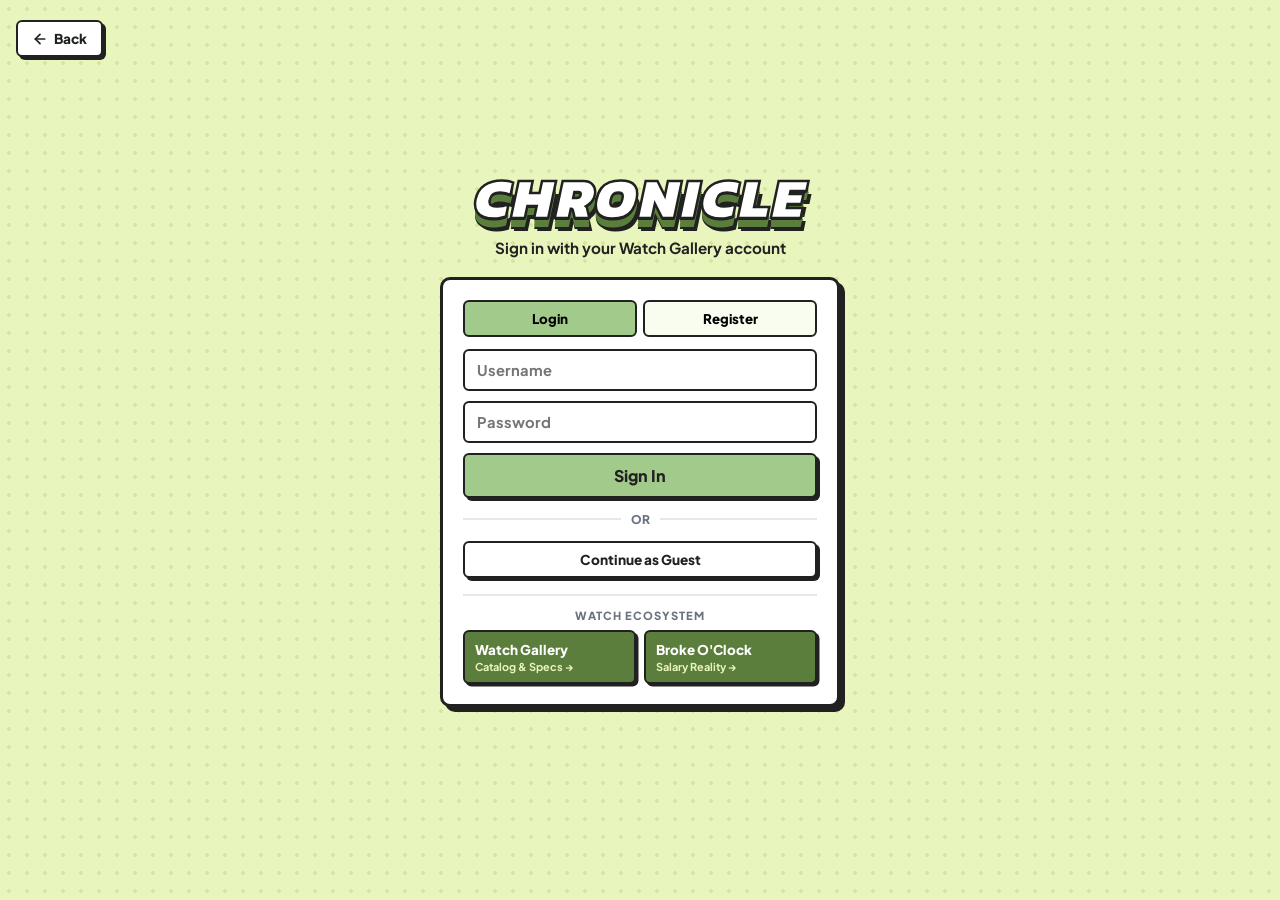
<file: login.html>
<!DOCTYPE html>
<html lang="en">
<head>
  <meta charset="UTF-8">
  <meta name="viewport" content="width=device-width, initial-scale=1.0">
  <title>Sign In — Chronicle</title>
  <link rel="preconnect" href="https://fonts.googleapis.com">
  <link rel="preconnect" href="https://fonts.gstatic.com" crossorigin>
  <link href="https://fonts.googleapis.com/css2?family=Kanit:ital,wght@1,900&family=Plus+Jakarta+Sans:ital,wght@0,600;0,700;0,800;1,800&display=swap" rel="stylesheet">
  <link rel="stylesheet" href="style.css">
</head>
<body>

  <!-- Top Back Button -->
  <div class="top-utility-bar left-aligned">
    <a href="index.html" class="pill-btn secondary nav-link-btn">
      <svg class="ui-icon" viewBox="0 0 24 24" fill="none" stroke="currentColor" stroke-width="2.6" stroke-linecap="round" stroke-linejoin="round"><path d="M19 12H5"/><path d="M12 19l-7-7 7-7"/></svg>
      <span>Back</span>
    </a>
  </div>

  <!-- Full Login View -->
  <main class="auth-page-view">
    <div class="auth-page-container">
      <h1 class="logo-title auth-logo">CHRONICLE</h1>
      <p class="sub-tagline auth-subtitle">Sign in with your Watch Gallery account</p>

      <div class="auth-card">
        <!-- Already Signed In State -->
        <div id="signedInState" style="display: none;">
          <div class="account-box">
            <div>
              <span class="spec-label">Signed in as</span>
              <h3 id="currentAccountName">username</h3>
            </div>
            <button type="button" class="danger-btn" id="signOutBtn">Sign Out</button>
          </div>
          <a href="index.html" class="modal-ack-btn full-width-link">Continue to Game</a>

          <!-- Ecosystem Switcher -->
          <div class="ecosystem-box">
            <span class="ecosystem-label">WATCH ECOSYSTEM</span>
            <div class="ecosystem-grid">
              <a href="https://watch-gallery-ph.vercel.app" target="_blank" rel="noopener noreferrer" class="ecosystem-link">
                <span class="ecosystem-name">Watch Gallery</span>
                <span class="ecosystem-desc">Catalog &amp; Specs &rarr;</span>
              </a>
              <a href="https://broke-oclock.vercel.app" target="_blank" rel="noopener noreferrer" class="ecosystem-link">
                <span class="ecosystem-name">Broke O'Clock</span>
                <span class="ecosystem-desc">Salary Reality &rarr;</span>
              </a>
            </div>
          </div>
        </div>

        <!-- Login / Register Form -->
        <div id="guestAuthState">
          <div class="auth-tabs">
            <button type="button" class="auth-tab active" data-tab="login">Login</button>
            <button type="button" class="auth-tab" data-tab="register">Register</button>
          </div>

          <form id="loginPageForm" class="auth-form">
            <input type="text" id="usernameInput" class="modal-input" placeholder="Username" required minlength="3" maxlength="20" autocomplete="username">
            <input type="password" id="passwordInput" class="modal-input" placeholder="Password" required minlength="4" maxlength="72" autocomplete="current-password">
            <button type="submit" class="modal-ack-btn" id="submitAuthBtn">Sign In</button>
          </form>

          <div class="auth-divider"><span>OR</span></div>

          <a href="index.html" class="pill-btn secondary full-width-link">Continue as Guest</a>

          <!-- Ecosystem Switcher -->
          <div class="ecosystem-box">
            <span class="ecosystem-label">WATCH ECOSYSTEM</span>
            <div class="ecosystem-grid">
              <a href="https://watch-gallery-ph.vercel.app" target="_blank" rel="noopener noreferrer" class="ecosystem-link">
                <span class="ecosystem-name">Watch Gallery</span>
                <span class="ecosystem-desc">Catalog &amp; Specs &rarr;</span>
              </a>
              <a href="https://broke-oclock.vercel.app" target="_blank" rel="noopener noreferrer" class="ecosystem-link">
                <span class="ecosystem-name">Broke O'Clock</span>
                <span class="ecosystem-desc">Salary Reality &rarr;</span>
              </a>
            </div>
          </div>
        </div>
      </div>
    </div>
  </main>

  <script>
    const API_BASE_URL = "https://watch-api-eight.vercel.app";
    const API_KEY = "chronicle-api-002";

    const USERNAME_REGEX = /^[a-zA-Z0-9_]{3,20}$/;
    const PASSWORD_REGEX = /^(?=.*[A-Za-z])(?=.*\d).{8,}$/;

    let authMode = "login";
    let currentUser = JSON.parse(localStorage.getItem("chronicle_user") || "null");

    const signedInState = document.getElementById("signedInState");
    const guestAuthState = document.getElementById("guestAuthState");
    const currentAccountName = document.getElementById("currentAccountName");
    const signOutBtn = document.getElementById("signOutBtn");
    const authTabs = document.querySelectorAll(".auth-tab");
    const loginPageForm = document.getElementById("loginPageForm");
    const passwordInput = document.getElementById("passwordInput");
    const submitAuthBtn = document.getElementById("submitAuthBtn");

    function showToast(text) {
      const existing = document.querySelector(".toast-msg");
      if (existing) existing.remove();
      const toast = document.createElement("div");
      toast.className = "toast-msg";
      toast.innerText = text;
      document.body.appendChild(toast);
      setTimeout(() => toast.remove(), 2500);
    }

    function parseApiError(data, status) {
      if (status === 429) {
        return "Too many attempts. Please wait a minute and try again.";
      }
      if (data && Array.isArray(data.detail) && data.detail.length > 0) {
        const msg = data.detail[0].msg || "Invalid input.";
        return msg.replace(/^Value error,\s*/i, "");
      }
      if (data && typeof data.detail === "string") {
        return data.detail;
      }
      return "Authentication failed.";
    }

    function renderAuthState() {
      if (currentUser) {
        signedInState.style.display = "flex";
        signedInState.style.flexDirection = "column";
        signedInState.style.gap = "12px";
        guestAuthState.style.display = "none";
        currentAccountName.innerText = `@${currentUser.username}`;
      } else {
        signedInState.style.display = "none";
        guestAuthState.style.display = "flex";
        guestAuthState.style.flexDirection = "column";
        guestAuthState.style.gap = "12px";
      }
    }

    authTabs.forEach((tab) => {
      tab.addEventListener("click", () => {
        authTabs.forEach((t) => t.classList.remove("active"));
        tab.classList.add("active");
        authMode = tab.dataset.tab;
        passwordInput.autocomplete = authMode === "login" ? "current-password" : "new-password";
        submitAuthBtn.innerText = authMode === "login" ? "Sign In" : "Create Account";
      });
    });

    loginPageForm.addEventListener("submit", async (e) => {
      e.preventDefault();
      const username = document.getElementById("usernameInput").value.trim();
      const password = passwordInput.value;

      if (!USERNAME_REGEX.test(username)) {
        showToast("Username must be 3-20 chars (letters, numbers, underscores).");
        return;
      }

      if (authMode === "register" && !PASSWORD_REGEX.test(password)) {
        showToast("Password must be 8+ chars with at least 1 letter and 1 number.");
        return;
      }

      const endpoint = authMode === "login" ? "/api/v1/auth/login" : "/api/v1/auth/register";

      submitAuthBtn.disabled = true;
      try {
        const res = await fetch(`${API_BASE_URL}${endpoint}`, {
          method: "POST",
          headers: { "x-api-key": API_KEY, "Content-Type": "application/json" },
          body: JSON.stringify({ username, password })
        });
        const data = await res.json();
        if (!res.ok) {
          showToast(parseApiError(data, res.status));
          submitAuthBtn.disabled = false;
          return;
        }
        localStorage.setItem("chronicle_user", JSON.stringify(data.user));
        window.location.href = "index.html";
      } catch {
        showToast("Connection error.");
        submitAuthBtn.disabled = false;
      }
    });

    signOutBtn.addEventListener("click", () => {
      localStorage.removeItem("chronicle_user");
      currentUser = null;
      renderAuthState();
      showToast("Signed out.");
    });

    renderAuthState();
  </script>
</body>
</html>
</file>
<file: style.css>
* {
  box-sizing: border-box;
  margin: 0;
  padding: 0;
}

body {
  background-color: #E8F5BD;
  background-image: radial-gradient(#d6e6a1 1.6px, transparent 1.6px);
  background-size: 18px 18px;
  color: #212121;
  font-family: 'Plus Jakarta Sans', sans-serif;
  min-height: 100vh;
  display: flex;
  justify-content: center;
  align-items: flex-start;
  position: relative;
  padding: 24px 12px 40px;
}

/* Shared SVG Icon Sizing */
.ui-icon {
  width: 16px;
  height: 16px;
  flex-shrink: 0;
  display: block;
}

.nav-link-btn {
  text-decoration: none;
  display: inline-flex;
  align-items: center;
  justify-content: center;
  gap: 6px;
}

/* Landing top utility bar */
.top-utility-bar {
  position: absolute;
  top: 20px;
  right: 16px;
  display: flex;
  align-items: center;
  gap: 8px;
  z-index: 15;
}

.top-utility-bar.left-aligned {
  right: auto;
  left: 16px;
}

.pill-btn {
  background: #A2CB8B;
  color: #212121;
  border: 2.5px solid #212121;
  box-shadow: 3px 3px 0px #212121;
  border-radius: 6px;
  padding: 8px 14px;
  font-size: 0.85rem;
  font-weight: 800;
  font-family: inherit;
  cursor: pointer;
  display: inline-flex;
  align-items: center;
  justify-content: center;
  gap: 6px;
  transition: transform 0.08s ease, box-shadow 0.08s ease;
  user-select: none;
}

.pill-btn.secondary {
  background: #ffffff;
}

.pill-btn:active {
  transform: translate(2px, 2px);
  box-shadow: 1px 1px 0px #212121;
}

/* Help button */
.help-btn {
  width: 40px;
  height: 40px;
  border-radius: 50%;
  background: #C44545;
  color: #ffffff;
  border: 3px solid #212121;
  box-shadow: 3px 3px 0px #212121;
  font-size: 1.15rem;
  font-weight: 800;
  cursor: pointer;
  display: flex;
  align-items: center;
  justify-content: center;
  transition: transform 0.08s ease, box-shadow 0.08s ease;
  user-select: none;
}

.help-btn:hover {
  background: #b53838;
}

.help-btn:active {
  transform: translate(2px, 2px);
  box-shadow: 1px 1px 0px #212121;
}

/* Landing layout */
.landing-view {
  width: 100%;
  min-height: calc(100vh - 70px);
  display: flex;
  justify-content: center;
  align-items: center;
}

.landing-content {
  text-align: center;
  display: flex;
  flex-direction: column;
  align-items: center;
  width: 100%;
}

/* Logo */
.logo-title {
  font-family: 'Kanit', sans-serif;
  font-weight: 900;
  font-style: italic;
  font-size: clamp(2.6rem, 12vw, 5.6rem);
  letter-spacing: 2px;
  color: #ffffff;
  -webkit-text-stroke: 2.5px #212121;
  text-shadow: 
    0px 2px 0px #212121,
    0px 4px 0px #5B7E3C,
    0px 7px 0px #5B7E3C,
    0px 9px 0px #5B7E3C,
    0px 11px 0px #212121,
    3px 13px 0px #212121;
  margin-bottom: 16px;
  user-select: none;
  line-height: 0.95;
  word-break: break-word;
}

.tagline {
  font-size: clamp(1rem, 4vw, 1.4rem);
  font-weight: 800;
  font-style: italic;
  color: #212121;
  margin-bottom: 6px;
}

.sub-tagline {
  font-size: clamp(0.9rem, 3.5vw, 1.15rem);
  font-weight: 700;
  color: #212121;
  margin-bottom: 28px;
}

.landing-cta-group {
  display: flex;
  gap: 12px;
  flex-wrap: wrap;
  justify-content: center;
}

/* Play button */
.play-btn {
  background: #A2CB8B;
  color: #212121;
  border: 3.5px solid #212121;
  box-shadow: 4px 4px 0px #212121;
  border-radius: 8px;
  padding: 12px 38px;
  font-size: 1.25rem;
  font-weight: 800;
  font-family: inherit;
  cursor: pointer;
  transition: transform 0.08s ease, box-shadow 0.08s ease;
  user-select: none;
}

.play-btn.classic-cta {
  background: #ffffff;
}

.play-btn:hover {
  filter: brightness(0.96);
}

.play-btn:active {
  transform: translate(2px, 2px);
  box-shadow: 2px 2px 0px #212121;
}

/* Full Login Page (login.html) */
.auth-page-view {
  width: 100%;
  min-height: calc(100vh - 70px);
  display: flex;
  justify-content: center;
  align-items: center;
}

.auth-page-container {
  width: 100%;
  max-width: 400px;
  display: flex;
  flex-direction: column;
  align-items: center;
  text-align: center;
}

.logo-title.auth-logo {
  font-size: clamp(2.3rem, 9vw, 3.6rem);
  margin-bottom: 12px;
}

.sub-tagline.auth-subtitle {
  margin-bottom: 20px;
  font-size: 0.95rem;
}

.auth-card {
  width: 100%;
  background: #ffffff;
  border: 3.5px solid #212121;
  box-shadow: 5px 5px 0px #212121;
  border-radius: 10px;
  padding: 20px;
  text-align: left;
}

.auth-divider {
  display: flex;
  align-items: center;
  text-align: center;
  color: #6b7280;
  font-size: 0.75rem;
  font-weight: 800;
  margin: 2px 0;
}

.auth-divider::before,
.auth-divider::after {
  content: "";
  flex: 1;
  border-bottom: 2px solid #e5e7eb;
}

.auth-divider span {
  padding: 0 10px;
}

.full-width-link {
  width: 100%;
  text-decoration: none;
  text-align: center;
  display: block;
}

/* Ecosystem switcher */
.ecosystem-box {
  margin-top: 4px;
  padding-top: 12px;
  border-top: 2px solid #e5e7eb;
  display: flex;
  flex-direction: column;
  gap: 8px;
}

.ecosystem-label {
  font-size: 0.7rem;
  font-weight: 800;
  letter-spacing: 1px;
  color: #6b7280;
  text-align: center;
}

.ecosystem-grid {
  display: grid;
  grid-template-columns: 1fr 1fr;
  gap: 8px;
}

.ecosystem-link {
  background: #5B7E3C;
  color: #ffffff;
  border: 2.5px solid #212121;
  box-shadow: 2.5px 2.5px 0px #212121;
  border-radius: 6px;
  padding: 9px 10px;
  text-decoration: none;
  display: flex;
  flex-direction: column;
  gap: 2px;
  transition: transform 0.08s ease, box-shadow 0.08s ease, background-color 0.15s ease;
}

.ecosystem-link:hover {
  background: #4e6e32;
}

.ecosystem-link:active {
  transform: translate(2px, 2px);
  box-shadow: 1px 1px 0px #212121;
}

.ecosystem-name {
  font-size: 0.84rem;
  font-weight: 800;
  color: #ffffff;
}

.ecosystem-desc {
  font-size: 0.68rem;
  font-weight: 700;
  color: #E8F5BD;
}

/* Modals */
.modal-overlay {
  position: fixed;
  inset: 0;
  background: rgba(33, 33, 33, 0.55);
  display: none;
  justify-content: center;
  align-items: center;
  padding: 16px;
  z-index: 60;
}

.modal-overlay.open {
  display: flex;
}

.modal-card {
  background: #ffffff;
  border: 3px solid #212121;
  box-shadow: 5px 5px 0px #212121;
  border-radius: 8px;
  padding: 20px;
  max-width: 400px;
  width: 100%;
  display: flex;
  flex-direction: column;
  gap: 14px;
  max-height: 90vh;
  overflow-y: auto;
}

.modal-card.wide-modal {
  max-width: 460px;
}

.modal-header {
  display: flex;
  justify-content: space-between;
  align-items: center;
}

.modal-title {
  font-size: 1.25rem;
  font-weight: 800;
}

.modal-close {
  background: transparent;
  border: none;
  font-size: 1.6rem;
  line-height: 1;
  font-weight: 800;
  color: #212121;
  cursor: pointer;
}

.modal-text {
  font-size: 0.88rem;
  font-weight: 600;
  line-height: 1.4;
  color: #212121;
  text-align: center;
}

/* Centered Compact How to Play Tabs & Fixed-Height Scrollable Pages */
.mode-toggle.help-tabs {
  width: fit-content;
  margin: 0 auto;
  display: flex;
  justify-content: center;
}

.help-tabs .mode-btn {
  padding: 0 14px;
}

.help-page {
  display: none;
  flex-direction: column;
  gap: 10px;
  height: 235px;
  overflow-y: auto;
  padding-right: 4px;
}

.help-page.active {
  display: flex;
}

.legend-box {
  background: #F9FDF0;
  border: 2px solid #212121;
  border-radius: 6px;
  padding: 10px 12px;
  display: flex;
  flex-direction: column;
  gap: 8px;
  font-size: 0.84rem;
}

.legend-row {
  display: flex;
  align-items: center;
  gap: 8px;
}

.rule-card {
  background: #F9FDF0;
  border: 2px solid #212121;
  border-radius: 6px;
  padding: 10px 12px;
  display: flex;
  flex-direction: column;
  gap: 3px;
  flex-shrink: 0;
}

.rule-card-head {
  display: flex;
  justify-content: space-between;
  align-items: center;
  font-size: 0.86rem;
  font-weight: 800;
  color: #212121;
}

.rule-tag {
  background: #A2CB8B;
  border: 1.5px solid #212121;
  border-radius: 4px;
  padding: 2px 7px;
  font-size: 0.72rem;
  font-weight: 800;
}

.rule-tag.accent {
  background: #5B7E3C;
  color: #ffffff;
}

.rule-card-desc {
  font-size: 0.8rem;
  font-weight: 600;
  color: #4b5563;
  line-height: 1.35;
}

.chip {
  width: 16px;
  height: 16px;
  border-radius: 3px;
  border: 2px solid #212121;
  flex-shrink: 0;
}

.chip-green { background-color: #5B7E3C; }
.chip-yellow { background-color: #f59e0b; }
.chip-grey { background-color: #9ca3af; }

.modal-ack-btn {
  background: #A2CB8B;
  color: #212121;
  border: 2.5px solid #212121;
  box-shadow: 3px 3px 0px #212121;
  border-radius: 6px;
  padding: 10px;
  font-size: 1rem;
  font-weight: 800;
  font-family: inherit;
  cursor: pointer;
}

.modal-ack-btn:active {
  transform: translate(2px, 2px);
  box-shadow: 1px 1px 0px #212121;
}

/* Account Form Elements */
.auth-form {
  display: flex;
  flex-direction: column;
  gap: 10px;
}

.auth-tabs {
  display: grid;
  grid-template-columns: 1fr 1fr;
  gap: 6px;
}

.auth-tab {
  background: #F9FDF0;
  border: 2px solid #212121;
  border-radius: 6px;
  padding: 8px;
  font-weight: 800;
  font-family: inherit;
  cursor: pointer;
}

.auth-tab.active {
  background: #A2CB8B;
}

.modal-input {
  background: #ffffff;
  border: 2.5px solid #212121;
  border-radius: 6px;
  padding: 10px 12px;
  font-size: 0.92rem;
  font-weight: 700;
  font-family: inherit;
  outline: none;
}

.account-box {
  background: #F9FDF0;
  border: 2px solid #212121;
  border-radius: 6px;
  padding: 12px;
  display: flex;
  justify-content: space-between;
  align-items: center;
}

.danger-btn {
  background: #C44545;
  color: #ffffff;
  border: 2px solid #212121;
  box-shadow: 2px 2px 0px #212121;
  border-radius: 6px;
  padding: 6px 12px;
  font-weight: 800;
  font-family: inherit;
  cursor: pointer;
}

/* Leaderboard & Statistics Lists */
.mode-toggle.full-width-toggle {
  width: 100%;
  display: grid;
  grid-template-columns: 1fr 1fr;
}

.stats-summary-grid {
  display: grid;
  grid-template-columns: repeat(4, 1fr);
  gap: 6px;
}

.stat-box {
  background: #F9FDF0;
  border: 2px solid #212121;
  border-radius: 6px;
  padding: 8px 4px;
  text-align: center;
  display: flex;
  flex-direction: column;
}

.stat-num {
  font-size: 1.05rem;
  font-weight: 800;
  color: #5B7E3C;
}

.leaderboard-list,
.history-list {
  display: flex;
  flex-direction: column;
  gap: 8px;
  max-height: 300px;
  overflow-y: auto;
}

.list-row-card {
  background: #F9FDF0;
  border: 2px solid #212121;
  border-radius: 6px;
  padding: 9px 12px;
  display: flex;
  justify-content: space-between;
  align-items: center;
  gap: 8px;
  font-size: 0.84rem;
}

/* Top 3 Leaderboard Podium */
.list-row-card.rank-1 {
  background: #F6D97A;
  box-shadow: 2.5px 2.5px 0px #212121;
}

.list-row-card.rank-2 {
  background: #E4EAE6;
  box-shadow: 2px 2px 0px #212121;
}

.list-row-card.rank-3 {
  background: #EBC39E;
  box-shadow: 2px 2px 0px #212121;
}

.rank-badge {
  display: inline-block;
  padding: 1px 6px;
  margin-right: 4px;
  border: 1.5px solid #212121;
  border-radius: 4px;
  font-size: 0.72rem;
  font-weight: 800;
  background: #ffffff;
  color: #212121;
}

.rank-1 .rank-badge { background: #E5B83B; }
.rank-2 .rank-badge { background: #C5D0C9; }
.rank-3 .rank-badge { background: #D49A6A; }

.list-row-main {
  display: flex;
  flex-direction: column;
  gap: 2px;
}

.list-row-title {
  font-weight: 800;
  color: #212121;
}

.list-row-sub {
  font-size: 0.74rem;
  font-weight: 700;
  color: #4b5563;
}

.badge-pill {
  padding: 4px 8px;
  border-radius: 5px;
  border: 1.5px solid #212121;
  font-size: 0.74rem;
  font-weight: 800;
  white-space: nowrap;
}

.badge-pill.won {
  background: #5B7E3C;
  color: #ffffff;
}

.badge-pill.lost {
  background: #C44545;
  color: #ffffff;
}

.empty-state-text {
  text-align: center;
  font-size: 0.85rem;
  font-weight: 700;
  color: #6b7280;
  padding: 16px 8px;
}

/* Silhouette modal */
.silhouette-card {
  max-width: 320px;
  align-items: center;
}

.silhouette-header {
  justify-content: center;
  width: 100%;
}

.silhouette-display {
  width: 100%;
  height: 200px;
  background: #F9FDF0;
  border: 2.5px solid #212121;
  border-radius: 6px;
  display: flex;
  align-items: center;
  justify-content: center;
  padding: 10px;
}

.silhouette-img {
  max-width: 100%;
  max-height: 180px;
  object-fit: contain;
  filter: brightness(0) contrast(200%);
  user-select: none;
}

/* End Game Card (Fixed Height & Scrollable Reveal Body) */
.result-card {
  max-width: 360px;
  height: 440px;
  max-height: 85vh;
  text-align: center;
  overflow: hidden;
  display: flex;
  flex-direction: column;
}

.result-header {
  justify-content: center;
  flex-shrink: 0;
}

.result-card .modal-text {
  flex-shrink: 0;
}

.earned-pts-badge {
  align-self: center;
  flex-shrink: 0;
  background: #5B7E3C;
  color: #ffffff;
  border: 2px solid #212121;
  box-shadow: 2px 2px 0px #212121;
  border-radius: 6px;
  padding: 4px 12px;
  font-size: 0.88rem;
  font-weight: 800;
}

.reveal-card {
  background: #F9FDF0;
  border: 2.5px solid #212121;
  border-radius: 8px;
  flex: 1;
  min-height: 0;
  overflow-y: auto;
  display: flex;
  flex-direction: column;
}

.reveal-image-wrapper {
  width: 100%;
  height: 150px;
  flex-shrink: 0;
  background: #ffffff;
  border-bottom: 2px solid #212121;
  display: flex;
  align-items: center;
  justify-content: center;
  padding: 8px;
}

.reveal-watch-img {
  max-width: 100%;
  max-height: 100%;
  object-fit: contain;
}

.reveal-info {
  padding: 12px;
  display: flex;
  flex-direction: column;
  gap: 4px;
}

.reveal-brand {
  font-size: 0.75rem;
  font-weight: 800;
  color: #5B7E3C;
  letter-spacing: 1px;
  text-transform: uppercase;
}

.reveal-model {
  font-size: 1.1rem;
  font-weight: 800;
  color: #212121;
}

.reveal-nickname {
  font-size: 0.85rem;
  font-weight: 700;
  font-style: italic;
  color: #6b7280;
  margin-bottom: 6px;
}

.reveal-specs-grid {
  display: grid;
  grid-template-columns: repeat(2, 1fr);
  gap: 6px;
  border-top: 1.5px solid #e5e7eb;
  padding-top: 8px;
}

.spec-item {
  display: flex;
  flex-direction: column;
  text-align: left;
  background: #ffffff;
  border: 1.5px solid #212121;
  border-radius: 4px;
  padding: 4px 6px;
}

.spec-label {
  font-size: 0.65rem;
  font-weight: 700;
  color: #6b7280;
  text-transform: uppercase;
}

.spec-val {
  font-size: 0.8rem;
  font-weight: 800;
  color: #212121;
}

.play-again-btn {
  background: #A2CB8B;
  color: #212121;
  border: 2.5px solid #212121;
  box-shadow: 3px 3px 0px #212121;
  border-radius: 6px;
  padding: 10px;
  font-size: 1.1rem;
  font-weight: 800;
  font-family: inherit;
  cursor: pointer;
  flex-shrink: 0;
}

.play-again-btn:active {
  transform: translate(2px, 2px);
  box-shadow: 1px 1px 0px #212121;
}

/* Toast message */
.toast-msg {
  position: fixed;
  bottom: 20px;
  left: 50%;
  transform: translateX(-50%);
  background: #212121;
  color: #ffffff;
  font-size: 0.85rem;
  font-weight: 700;
  padding: 8px 16px;
  border-radius: 6px;
  box-shadow: 3px 3px 0px rgba(0, 0, 0, 0.2);
  z-index: 100;
  white-space: nowrap;
  animation: fadeInOut 2.2s forwards;
}

@keyframes fadeInOut {
  0% { opacity: 0; transform: translate(-50%, 10px); }
  15% { opacity: 1; transform: translate(-50%, 0); }
  85% { opacity: 1; transform: translate(-50%, 0); }
  100% { opacity: 0; transform: translate(-50%, -10px); }
}

/* Game view */
.game-view {
  width: 100%;
  max-width: 900px;
  display: flex;
  flex-direction: column;
  align-items: center;
  gap: 16px;
}

.game-header {
  width: 100%;
  display: flex;
  align-items: center;
  justify-content: space-between;
  padding-bottom: 12px;
  border-bottom: 3px solid #212121;
  gap: 8px;
}

.header-left {
  display: flex;
  align-items: center;
  gap: 10px;
}

.nav-logo-btn {
  background: transparent;
  border: none;
  cursor: pointer;
  padding: 0;
  display: flex;
  align-items: center;
}

.logo-mini {
  font-family: 'Kanit', sans-serif;
  font-weight: 900;
  font-style: italic;
  font-size: 1.95rem;
  letter-spacing: 1px;
  color: #ffffff;
  -webkit-text-stroke: 1.5px #212121;
  text-shadow: 
    0px 1px 0px #212121,
    0px 3px 0px #5B7E3C,
    0px 4px 0px #212121;
  user-select: none;
  line-height: 1;
}

.header-right {
  display: flex;
  align-items: center;
  gap: 8px;
}

/* Taller, uniform 38px header controls */
.mode-toggle {
  display: flex;
  align-items: center;
  height: 38px;
  background: #ffffff;
  border: 2.5px solid #212121;
  box-shadow: 2.5px 2.5px 0px #212121;
  border-radius: 6px;
  padding: 2.5px;
  gap: 2px;
}

.mode-btn {
  border: none;
  background: transparent;
  height: 100%;
  padding: 0 11px;
  font-size: 0.82rem;
  font-weight: 800;
  color: #212121;
  cursor: pointer;
  border-radius: 4px;
  font-family: inherit;
  display: inline-flex;
  align-items: center;
  justify-content: center;
}

.mode-btn.active {
  background: #A2CB8B;
  border: 1.5px solid #212121;
}

.icon-nav-btn {
  height: 38px;
  background: #ffffff;
  color: #212121;
  border: 2.5px solid #212121;
  box-shadow: 2.5px 2.5px 0px #212121;
  border-radius: 6px;
  padding: 0 12px;
  font-size: 0.82rem;
  font-weight: 800;
  font-family: inherit;
  cursor: pointer;
  display: inline-flex;
  align-items: center;
  gap: 6px;
}

.icon-nav-btn.auth-chip.signed-in {
  background: #A2CB8B;
}

.help-btn.in-game-help {
  width: 38px;
  height: 38px;
  font-size: 1.1rem;
  box-shadow: 2.5px 2.5px 0px #212121;
}

/* Full-Width Aligned Search Row */
.game-search-area {
  width: 100%;
  display: flex;
  align-items: center;
  gap: 8px;
}

/* Daily vs Classic toggle (flush 44px with search bar) */
.game-type-toggle {
  display: flex;
  align-items: center;
  height: 44px;
  background: #ffffff;
  border: 2.5px solid #212121;
  box-shadow: 3px 3px 0px #212121;
  border-radius: 6px;
  padding: 3px;
  gap: 3px;
  flex-shrink: 0;
}

.type-btn {
  border: none;
  background: transparent;
  height: 100%;
  padding: 0 18px;
  font-size: 0.9rem;
  font-weight: 800;
  color: #212121;
  cursor: pointer;
  border-radius: 4px;
  font-family: inherit;
}

.type-btn.active {
  background: #5B7E3C;
  color: #ffffff;
}

.search-input-wrapper {
  position: relative;
  flex: 1;
  min-width: 0;
}

.game-search-input {
  width: 100%;
  height: 44px;
  background: #ffffff;
  border: 2.5px solid #212121;
  box-shadow: 3px 3px 0px #212121;
  border-radius: 6px;
  padding: 0 14px;
  font-size: 0.95rem;
  font-weight: 700;
  font-family: inherit;
  color: #212121;
  outline: none;
}

.autocomplete-dropdown {
  position: absolute;
  top: calc(100% + 5px);
  left: 0;
  width: 100%;
  background: #ffffff;
  border: 2.5px solid #212121;
  box-shadow: 3px 3px 0px #212121;
  border-radius: 6px;
  max-height: 200px;
  overflow-y: auto;
  z-index: 40;
}

.autocomplete-item {
  padding: 8px 12px;
  cursor: pointer;
  border-bottom: 1.5px solid #e5e7eb;
  display: flex;
  justify-content: space-between;
  align-items: center;
  font-size: 0.88rem;
  font-weight: 700;
  color: #212121;
  gap: 6px;
}

.autocomplete-item:last-child {
  border-bottom: none;
}

.autocomplete-item.selected,
.autocomplete-item:hover {
  background: #E8F5BD;
}

.autocomplete-item .item-sub {
  font-size: 0.75rem;
  font-weight: 600;
  color: #6b7280;
  white-space: nowrap;
}

.silhouette-btn {
  background: #ffffff;
  color: #212121;
  border: 2.5px solid #212121;
  box-shadow: 3px 3px 0px #212121;
  border-radius: 6px;
  padding: 0 18px;
  height: 44px;
  font-size: 0.9rem;
  font-weight: 800;
  font-family: inherit;
  cursor: pointer;
  white-space: nowrap;
  flex-shrink: 0;
  user-select: none;
}

.silhouette-btn:hover {
  background: #f4f4f4;
}

.silhouette-btn:active {
  transform: translate(2px, 2px);
  box-shadow: 1px 1px 0px #212121;
}

.silhouette-btn.locked {
  background: #e2e8f0;
  color: #64748b;
  cursor: not-allowed;
}

.silhouette-btn.hidden {
  display: none;
}

.guess-submit-btn {
  background: #A2CB8B;
  color: #212121;
  border: 2.5px solid #212121;
  box-shadow: 3px 3px 0px #212121;
  border-radius: 6px;
  padding: 0 24px;
  height: 44px;
  font-size: 0.95rem;
  font-weight: 800;
  font-family: inherit;
  cursor: pointer;
  white-space: nowrap;
  flex-shrink: 0;
}

.guess-submit-btn:active {
  transform: translate(2px, 2px);
  box-shadow: 1px 1px 0px #212121;
}

/* 7-Attribute Grid */
.game-grid-container {
  width: 100%;
  display: flex;
  flex-direction: column;
  gap: 6px;
}

.grid-headers {
  display: grid;
  grid-template-columns: repeat(7, 1fr);
  gap: 4px;
  width: 100%;
}

.col-header {
  text-align: center;
  font-size: 0.72rem;
  font-weight: 800;
  color: #212121;
  text-transform: uppercase;
  overflow: hidden;
  text-overflow: ellipsis;
  white-space: nowrap;
}

.grid-rows {
  display: flex;
  flex-direction: column;
  gap: 6px;
  width: 100%;
}

.guess-row {
  display: grid;
  grid-template-columns: repeat(7, 1fr);
  gap: 4px;
  width: 100%;
  min-height: 50px;
}

.guess-row.empty-row {
  background: rgba(255, 255, 255, 0.35);
  border: 2px dashed #5B7E3C;
  border-radius: 6px;
  display: flex;
  align-items: center;
  justify-content: center;
  font-weight: 800;
  color: #5B7E3C;
  font-size: 0.9rem;
}

/* Guess Tiles */
.guess-tile {
  background: #ffffff;
  border: 2px solid #212121;
  box-shadow: 1.5px 1.5px 0px #212121;
  border-radius: 5px;
  display: flex;
  flex-direction: column;
  align-items: center;
  justify-content: center;
  padding: 4px 2px;
  text-align: center;
  font-size: 0.72rem;
  font-weight: 800;
  color: #212121;
  overflow: hidden;
  word-break: break-word;
  animation: flipTile 0.4s ease forwards;
}

@keyframes flipTile {
  0% { transform: rotateX(-90deg); opacity: 0; }
  100% { transform: rotateX(0deg); opacity: 1; }
}

.guess-tile.match-green {
  background-color: #5B7E3C;
  color: #ffffff;
}

.guess-tile.match-yellow {
  background-color: #f59e0b;
  color: #ffffff;
}

.guess-tile.match-grey {
  background-color: #9ca3af;
  color: #ffffff;
}

.tile-arrow {
  font-size: 0.8rem;
  line-height: 1;
  margin-top: 1px;
}

/* Mobile Adjustments */
@media (max-width: 720px) {
  .icon-nav-btn .btn-label {
    display: none;
  }

  .icon-nav-btn {
    padding: 0 9px;
  }
}

@media (max-width: 650px) {
  body {
    padding: 12px 8px 30px;
  }

  .top-utility-bar {
    top: 10px;
    right: 10px;
    gap: 5px;
  }

  .top-utility-bar.left-aligned {
    left: 10px;
  }

  .pill-btn {
    padding: 6px 10px;
    font-size: 0.75rem;
  }

  .help-btn {
    width: 34px;
    height: 34px;
    font-size: 1rem;
  }

  .game-header {
    padding-bottom: 8px;
    flex-wrap: wrap;
  }

  .logo-mini {
    font-size: 1.45rem;
  }

  .mode-toggle,
  .icon-nav-btn,
  .help-btn.in-game-help {
    height: 34px;
  }

  .mode-btn { 
    padding: 0 7px; 
    font-size: 0.7rem; 
  }

  .game-search-area {
    flex-wrap: wrap;
    gap: 6px;
  }

  .game-type-toggle {
    width: 100%;
    height: 40px;
  }

  .type-btn {
    flex: 1;
    font-size: 0.8rem;
  }

  .search-input-wrapper {
    flex: 1 1 100%;
  }

  .game-search-input {
    height: 40px;
  }

  .silhouette-btn,
  .guess-submit-btn {
    flex: 1;
    height: 40px;
  }

  .col-header {
    font-size: 0.58rem;
    letter-spacing: -0.2px;
  }

  .guess-row {
    min-height: 44px;
    gap: 3px;
  }

  .guess-tile {
    font-size: 0.62rem;
    padding: 2px 1px;
  }

  .empty-row {
    min-height: 44px;
  }
}
</file>
